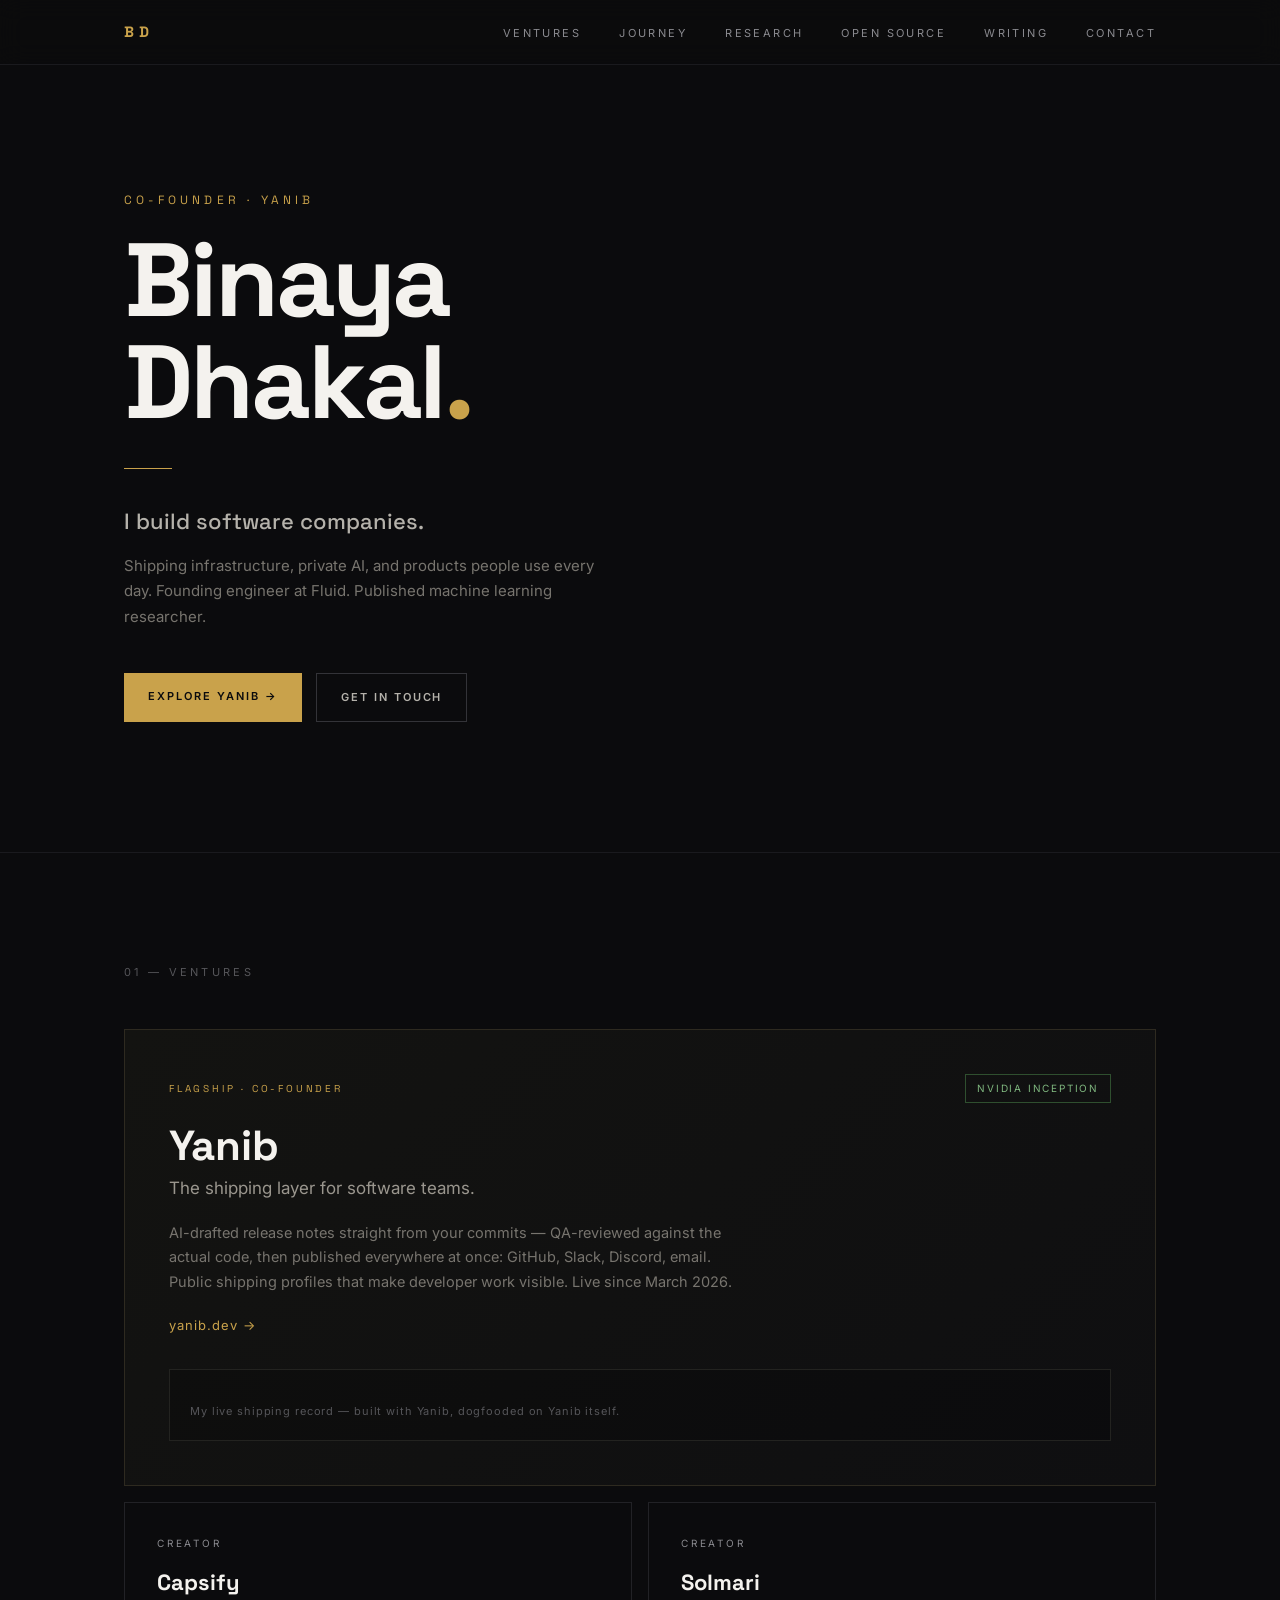
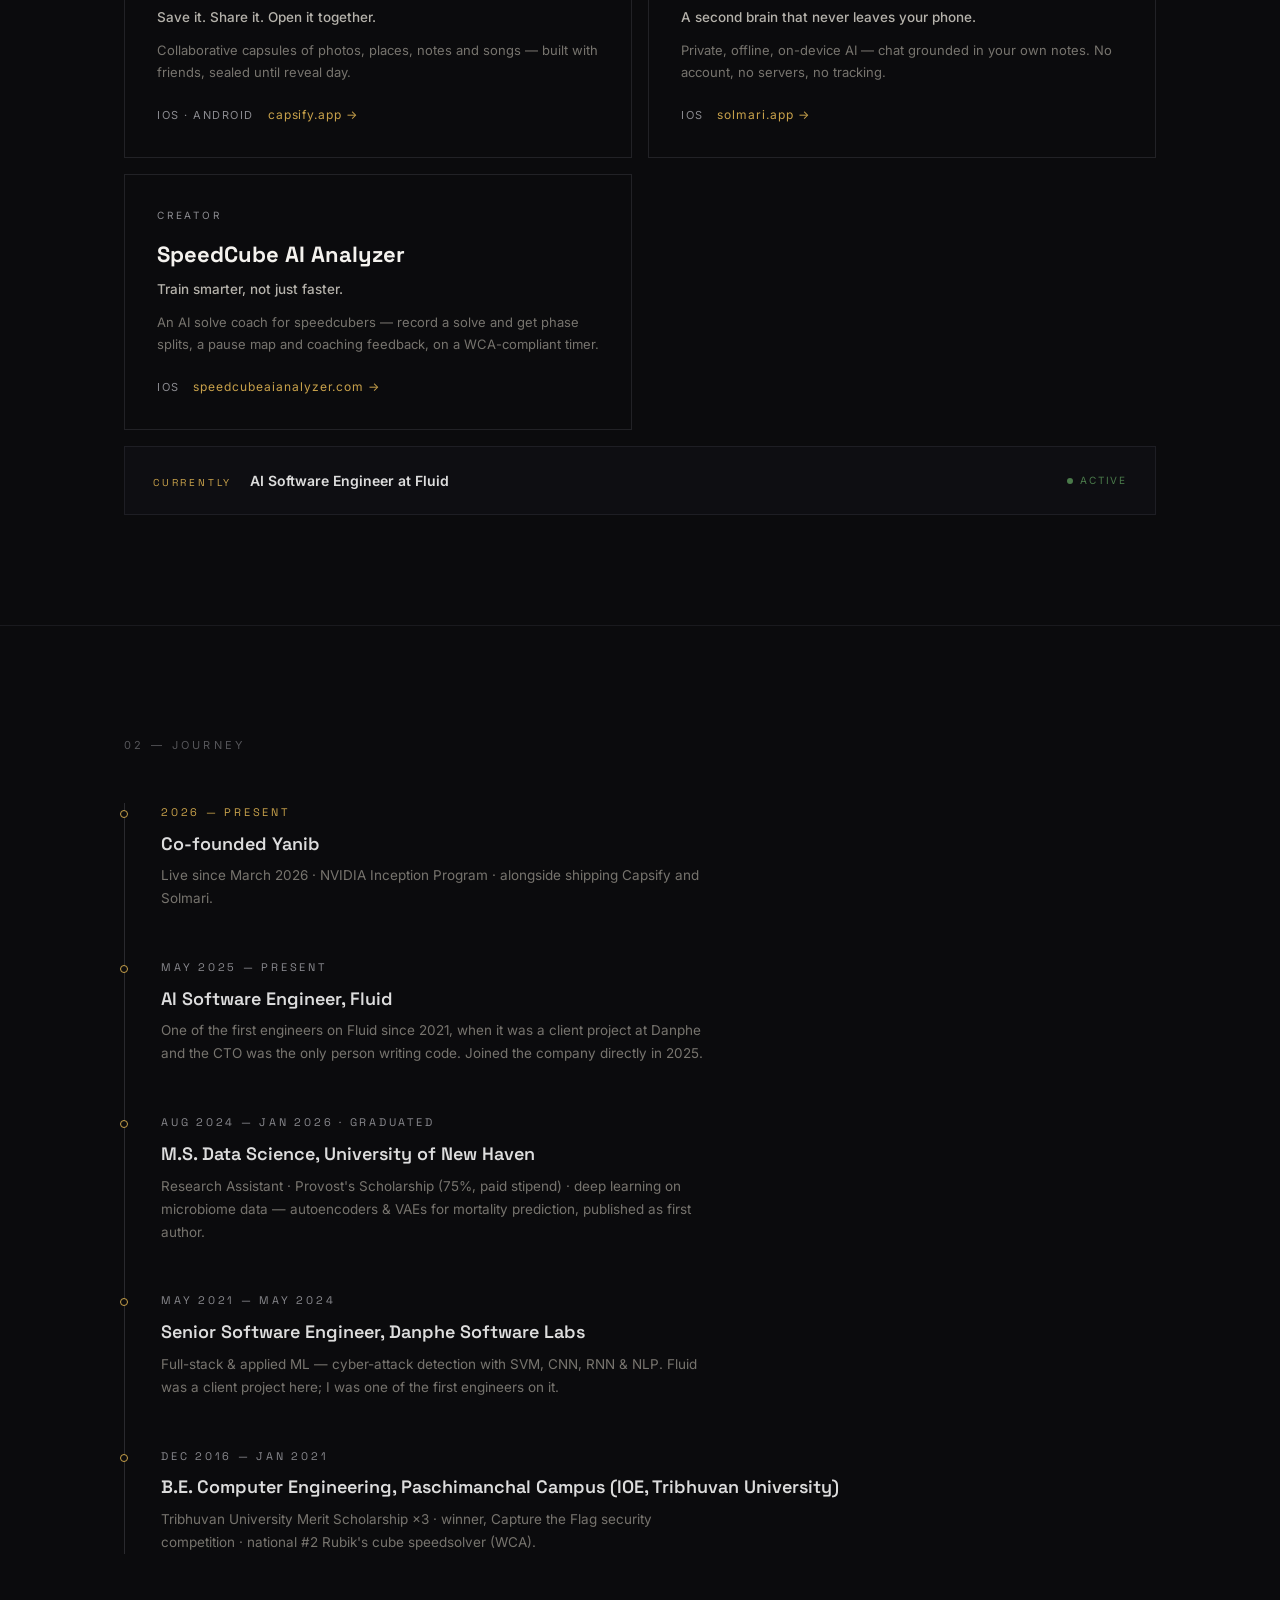
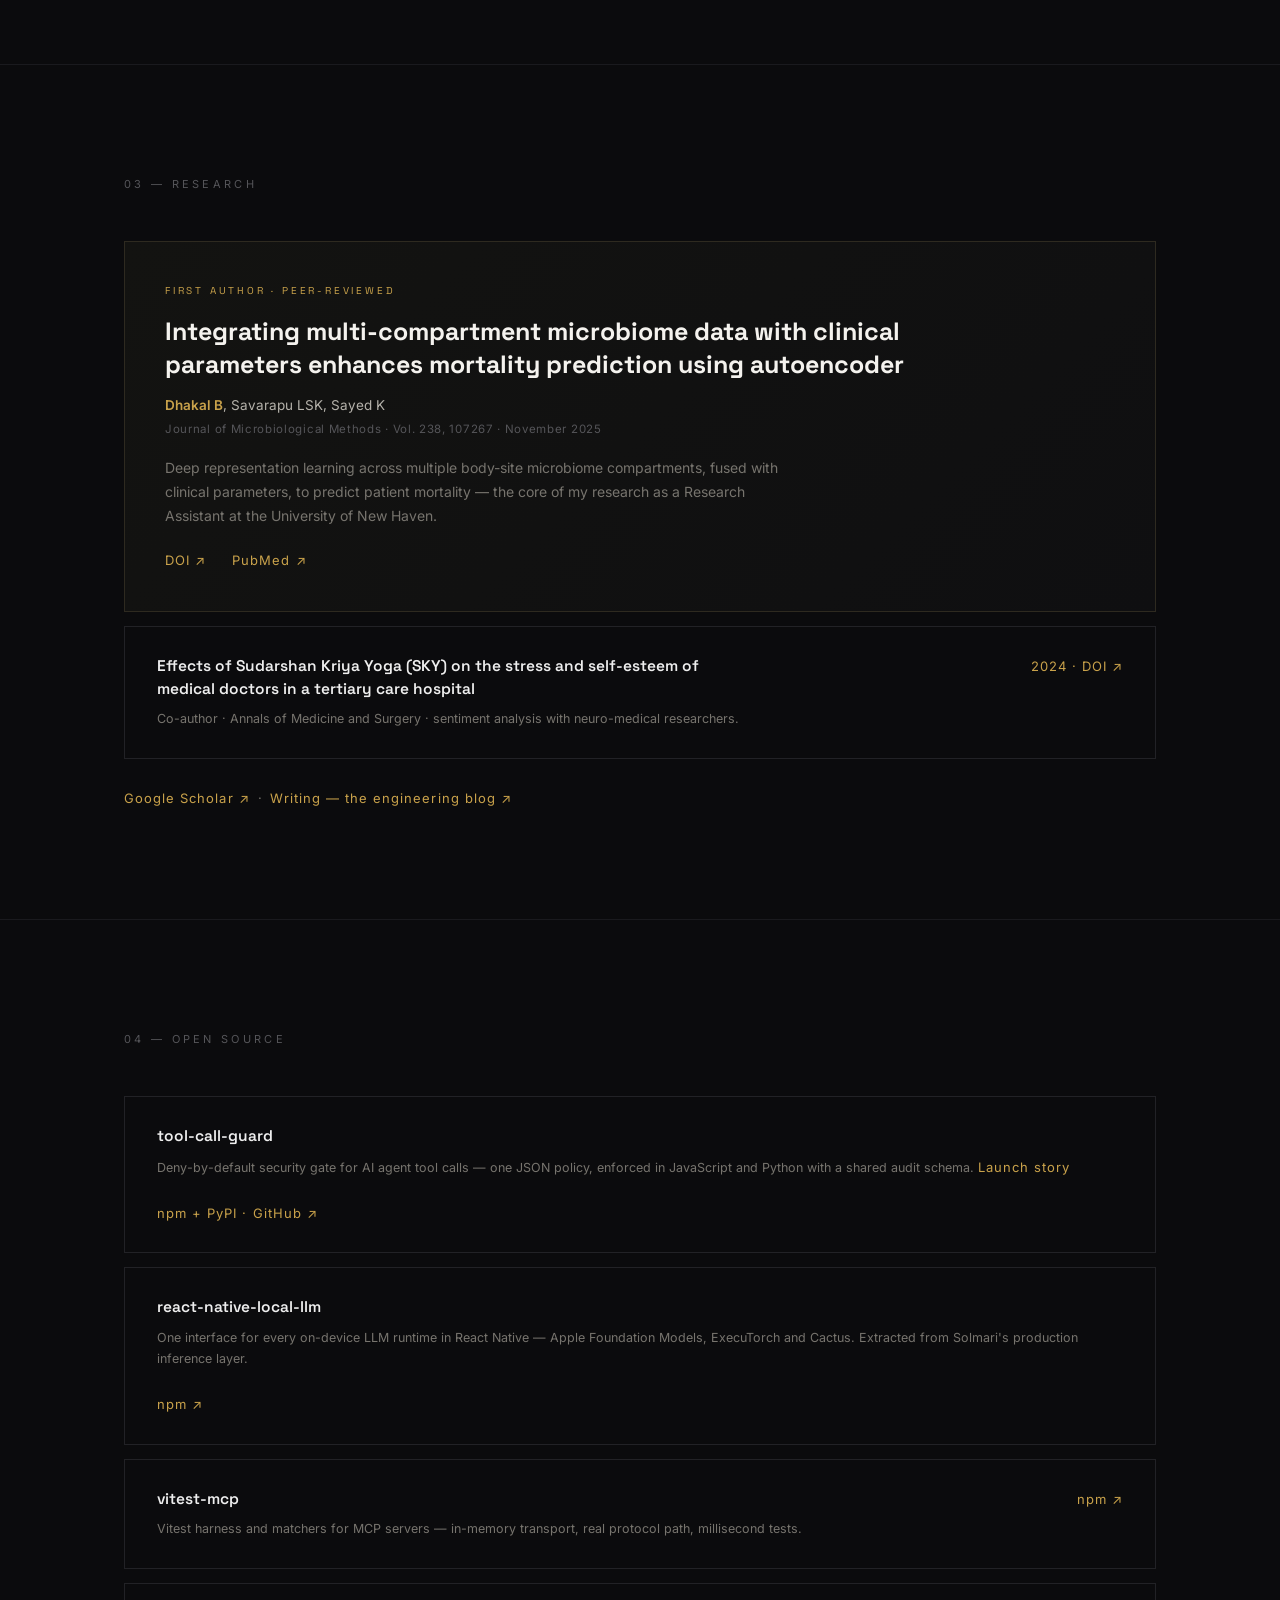
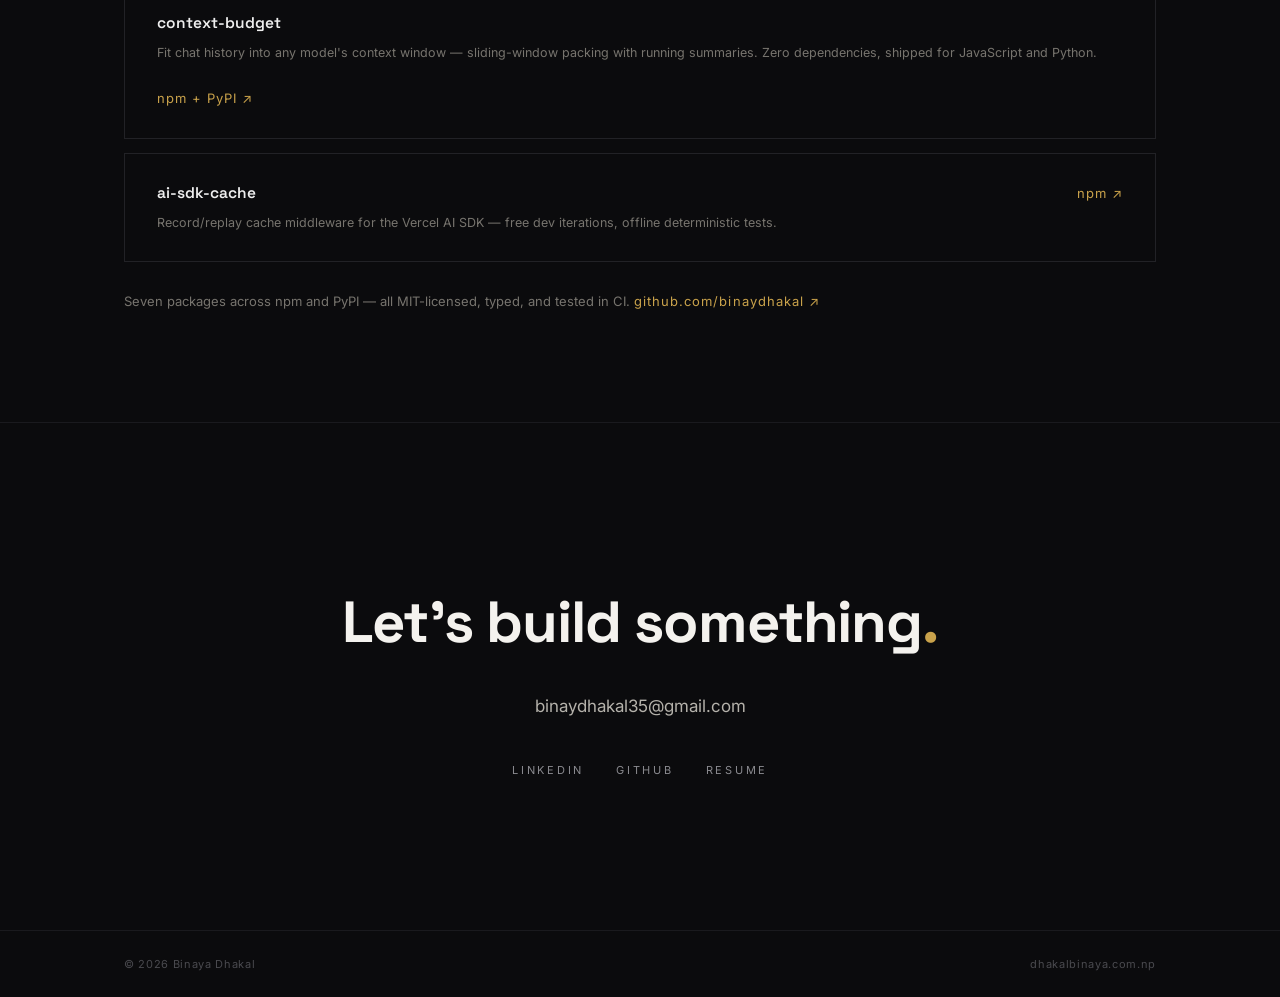
<file: index.html>
<!doctype html>
<html lang="en">
<head>
	<!-- Google tag (gtag.js) -->
	<script async src="https://www.googletagmanager.com/gtag/js?id=G-X3T2V9K1VE"></script>
	<script>
		window.dataLayer = window.dataLayer || [];
		function gtag(){dataLayer.push(arguments);}
		gtag('js', new Date());
		gtag('config', 'G-X3T2V9K1VE');
	</script>
	<script src="https://www.yanib.dev/sdk.js" defer></script>

	<meta charset="utf-8">
	<meta name="viewport" content="width=device-width, initial-scale=1">

	<title>Binaya Dhakal — AI Software Engineer</title>
	<meta name="description" content="Binaya Dhakal — Co-founder of Yanib, creator of Capsify and Solmari, founding engineer at Fluid. Building shipping infrastructure, private AI, and products people use every day.">
	<meta name="author" content="Binaya Dhakal">
	<meta name="theme-color" content="#0b0b0d">
	<link rel="canonical" href="https://www.dhakalbinaya.com.np/">

	<meta property="og:type" content="profile">
	<meta property="og:site_name" content="Binaya Dhakal">
	<meta property="og:title" content="Binaya Dhakal — Co-founder of Yanib">
	<meta property="og:description" content="I build software companies. Yanib, Capsify, Solmari, Fluid — and published machine learning research.">
	<meta property="og:url" content="https://www.dhakalbinaya.com.np/">
	<meta property="og:image" content="https://www.dhakalbinaya.com.np/assets/images/og/og-cover.png">
	<meta property="og:image:width" content="1200">
	<meta property="og:image:height" content="630">
	<meta property="og:image:alt" content="Binaya Dhakal — Co-founder of Yanib. I build software companies.">
	<meta property="profile:first_name" content="Binaya">
	<meta property="profile:last_name" content="Dhakal">
	<meta name="twitter:card" content="summary_large_image">
	<meta name="twitter:title" content="Binaya Dhakal — Co-founder of Yanib">
	<meta name="twitter:description" content="I build software companies. Yanib, Capsify, Solmari, Fluid — and published machine learning research.">
	<meta name="twitter:image" content="https://www.dhakalbinaya.com.np/assets/images/og/og-cover.png">

	<link rel="icon" type="image/png" sizes="32x32" href="assets/logo/favicon.png">
	<link rel="icon" type="image/png" sizes="512x512" href="assets/logo/favicon-512.png">
	<link rel="apple-touch-icon" sizes="180x180" href="assets/logo/apple-touch-icon.png">

	<script type="application/ld+json">
	{
		"@context": "https://schema.org",
		"@type": "Person",
		"name": "Binaya Dhakal",
		"url": "https://www.dhakalbinaya.com.np/",
		"image": "https://www.dhakalbinaya.com.np/assets/images/og/og-cover.png",
		"jobTitle": ["Co-founder", "AI Software Engineer"],
		"description": "Co-founder of Yanib, creator of Capsify and Solmari, AI Software Engineer at Fluid, published machine learning researcher.",
		"email": "mailto:binaydhakal35@gmail.com",
		"worksFor": [
			{
				"@type": "Organization",
				"name": "Yanib",
				"url": "https://www.yanib.dev"
			},
			{
				"@type": "Organization",
				"name": "Fluid Commerce",
				"url": "https://www.fluid.app"
			}
		],
		"alumniOf": {
			"@type": "CollegeOrUniversity",
			"name": "University of New Haven"
		},
		"knowsAbout": [
			"Machine Learning",
			"Microbiome Data Analysis",
			"Deep Learning",
			"Software Engineering",
			"Autoencoders"
		],
		"sameAs": [
			"https://github.com/binaydhakal",
			"https://www.linkedin.com/in/dhakalbinay/",
			"https://scholar.google.com/citations?user=4LWoepUAAAAJ",
			"https://www.yanib.dev",
			"https://www.capsify.app",
			"https://www.solmari.app",
			"https://www.speedcubeaianalyzer.com"
		]
	}
	</script>

	<link rel="preconnect" href="https://fonts.googleapis.com">
	<link rel="preconnect" href="https://fonts.gstatic.com" crossorigin>
	<link href="https://fonts.googleapis.com/css2?family=Inter:wght@400;500;600&family=Space+Grotesk:wght@500;700&display=swap" rel="stylesheet">

	<link rel="stylesheet" href="assets/css/site.css">
	<script>document.documentElement.classList.add('js');</script>
	<script src="assets/js/site.js" defer></script>
</head>

<body>
	<header class="nav">
		<div class="container nav-inner">
			<a class="monogram" href="#top">BD</a>
			<button class="nav-toggle" aria-label="Toggle menu" aria-expanded="false">MENU</button>
			<nav aria-label="Main">
				<ul class="nav-links">
					<li><a href="#ventures">Ventures</a></li>
					<li><a href="#journey">Journey</a></li>
					<li><a href="#research">Research</a></li>
					<li><a href="#opensource">Open Source</a></li>
					<li><a href="/blog/">Writing</a></li>
					<li><a href="#contact">Contact</a></li>
				</ul>
			</nav>
		</div>
	</header>

	<main id="top">
		<!-- ===== hero ===== -->
		<section class="hero">
			<div class="container">
				<p class="eyebrow" data-reveal>Co-founder · Yanib</p>
				<h1 data-reveal>Binaya<br>Dhakal<span class="accent">.</span></h1>
				<hr class="gold-rule" data-reveal>
				<p class="thesis" data-reveal>I build software companies.</p>
				<p class="hero-sub" data-reveal>Shipping infrastructure, private AI, and products people use every day. Founding engineer at Fluid. Published machine learning researcher.</p>
				<div class="cta-row" data-reveal>
					<a class="btn btn-solid" href="https://www.yanib.dev" target="_blank" rel="noopener">Explore Yanib <span aria-hidden="true">→</span></a>
					<a class="btn btn-ghost" href="#contact">Get in touch</a>
				</div>
			</div>
		</section>

		<!-- ===== 01 ventures ===== -->
		<section id="ventures" class="section">
			<div class="container">
				<h2 class="section-label" data-reveal>01 — Ventures</h2>

				<article class="flagship" data-reveal>
					<div class="flagship-top">
						<p class="flagship-role">Flagship · Co-founder</p>
						<p class="badge">NVIDIA Inception</p>
					</div>
					<h3>Yanib</h3>
					<p class="tagline">The shipping layer for software teams.</p>
					<p class="desc">AI-drafted release notes straight from your commits — QA-reviewed against the actual code, then published everywhere at once: GitHub, Slack, Discord, email. Public shipping profiles that make developer work visible. Live since March 2026.</p>
					<p><a class="link-gold" href="https://www.yanib.dev" target="_blank" rel="noopener">yanib.dev <span aria-hidden="true">→</span></a></p>
					<div class="widget-frame">
						<yanib-portfolio user="binaydhakal" theme="dark" limit="3"></yanib-portfolio>
						<p class="widget-caption">My live shipping record — built with Yanib, dogfooded on Yanib itself.</p>
					</div>
				</article>

				<div class="venture-grid">
					<article class="venture-card" data-reveal>
						<p class="card-role">Creator</p>
						<h4>Capsify</h4>
						<p class="card-tagline">Save it. Share it. Open it together.</p>
						<p class="card-desc">Collaborative capsules of photos, places, notes and songs — built with friends, sealed until reveal day.</p>
						<p class="platforms">iOS · Android &nbsp;&nbsp;<a class="link-gold" href="https://www.capsify.app" target="_blank" rel="noopener">capsify.app <span aria-hidden="true">→</span></a></p>
					</article>
					<article class="venture-card" data-reveal>
						<p class="card-role">Creator</p>
						<h4>Solmari</h4>
						<p class="card-tagline">A second brain that never leaves your phone.</p>
						<p class="card-desc">Private, offline, on-device AI — chat grounded in your own notes. No account, no servers, no tracking.</p>
						<p class="platforms">iOS &nbsp;&nbsp;<a class="link-gold" href="https://www.solmari.app" target="_blank" rel="noopener">solmari.app <span aria-hidden="true">→</span></a></p>
					</article>
					<article class="venture-card" data-reveal>
						<p class="card-role">Creator</p>
						<h4>SpeedCube AI Analyzer</h4>
						<p class="card-tagline">Train smarter, not just faster.</p>
						<p class="card-desc">An AI solve coach for speedcubers — record a solve and get phase splits, a pause map and coaching feedback, on a WCA-compliant timer.</p>
						<p class="platforms">iOS &nbsp;&nbsp;<a class="link-gold" href="https://www.speedcubeaianalyzer.com" target="_blank" rel="noopener">speedcubeaianalyzer.com <span aria-hidden="true">→</span></a></p>
					</article>
				</div>

				<a class="current" href="https://www.fluid.app" target="_blank" rel="noopener" data-reveal>
					<span class="current-left">
						<span class="current-label">Currently</span>
						<span class="current-role">AI Software Engineer at Fluid</span>
					</span>
					<span class="pulse"><span class="pulse-dot" aria-hidden="true"></span> Active</span>
				</a>
			</div>
		</section>

		<!-- ===== 02 journey ===== -->
		<section id="journey" class="section">
			<div class="container">
				<h2 class="section-label" data-reveal>02 — Journey</h2>
				<ol class="timeline">
					<li data-reveal>
						<p class="t-date now">2026 — Present</p>
						<h3>Co-founded Yanib</h3>
						<p>Live since March 2026 · NVIDIA Inception Program · alongside shipping Capsify and Solmari.</p>
					</li>
					<li data-reveal>
						<p class="t-date">May 2025 — Present</p>
						<h3>AI Software Engineer, Fluid</h3>
						<p>One of the first engineers on Fluid since 2021, when it was a client project at Danphe and the CTO was the only person writing code. Joined the company directly in 2025.</p>
					</li>
					<li data-reveal>
						<p class="t-date">Aug 2024 — Jan 2026 · Graduated</p>
						<h3>M.S. Data Science, University of New Haven</h3>
						<p>Research Assistant · Provost's Scholarship (75%, paid stipend) · deep learning on microbiome data — autoencoders &amp; VAEs for mortality prediction, published as first author.</p>
					</li>
					<li data-reveal>
						<p class="t-date">May 2021 — May 2024</p>
						<h3>Senior Software Engineer, Danphe Software Labs</h3>
						<p>Full-stack &amp; applied ML — cyber-attack detection with SVM, CNN, RNN &amp; NLP. Fluid was a client project here; I was one of the first engineers on it.</p>
					</li>
					<li data-reveal>
						<p class="t-date">Dec 2016 — Jan 2021</p>
						<h3>B.E. Computer Engineering, Paschimanchal Campus (IOE, Tribhuvan University)</h3>
						<p>Tribhuvan University Merit Scholarship ×3 · winner, Capture the Flag security competition · national #2 Rubik's cube speedsolver (WCA).</p>
					</li>
				</ol>
			</div>
		</section>

		<!-- ===== 03 research ===== -->
		<section id="research" class="section">
			<div class="container">
				<h2 class="section-label" data-reveal>03 — Research</h2>

				<article class="pub-featured" data-reveal>
					<p class="pub-badge">First author · Peer-reviewed</p>
					<h3>Integrating multi-compartment microbiome data with clinical parameters enhances mortality prediction using autoencoder</h3>
					<p class="pub-authors"><strong>Dhakal B</strong>, Savarapu LSK, Sayed K</p>
					<p class="pub-venue">Journal of Microbiological Methods · Vol. 238, 107267 · November 2025</p>
					<p class="pub-desc">Deep representation learning across multiple body-site microbiome compartments, fused with clinical parameters, to predict patient mortality — the core of my research as a Research Assistant at the University of New Haven.</p>
					<p class="pub-actions">
						<a class="link-gold" href="https://doi.org/10.1016/j.mimet.2025.107267" target="_blank" rel="noopener">DOI <span aria-hidden="true">↗</span></a>
						<a class="link-gold" href="https://pubmed.ncbi.nlm.nih.gov/40972768/" target="_blank" rel="noopener">PubMed <span aria-hidden="true">↗</span></a>
					</p>
				</article>

				<article class="pub-card" data-reveal>
					<div>
						<h3 class="pub-title">Effects of Sudarshan Kriya Yoga (SKY) on the stress and self-esteem of medical doctors in a tertiary care hospital</h3>
						<p class="pub-note">Co-author · Annals of Medicine and Surgery · sentiment analysis with neuro-medical researchers.</p>
					</div>
					<p class="pub-meta"><a class="link-gold" href="https://doi.org/10.1097/MS9.0000000000002289" target="_blank" rel="noopener">2024 · DOI <span aria-hidden="true">↗</span></a></p>
				</article>

				<p class="writing-line" data-reveal>
					<a class="link-gold" href="https://scholar.google.com/citations?user=4LWoepUAAAAJ&amp;hl=en" target="_blank" rel="noopener">Google Scholar <span aria-hidden="true">↗</span></a>
					&nbsp;·&nbsp; <a class="link-gold" href="/blog/">Writing — the engineering blog <span aria-hidden="true">↗</span></a>
				</p>
			</div>
		</section>

		<!-- ===== 04 open source ===== -->
		<section id="opensource" class="section">
			<div class="container">
				<h2 class="section-label" data-reveal>04 — Open Source</h2>

				<article class="pub-card" data-reveal>
					<div>
						<h3 class="pub-title">tool-call-guard</h3>
						<p class="pub-note">Deny-by-default security gate for AI agent tool calls — one JSON policy, enforced in JavaScript and Python with a shared audit schema. <a class="link-gold" href="/blog/tool-call-guard/">Launch story</a></p>
					</div>
					<p class="pub-meta"><a class="link-gold" href="https://github.com/binaydhakal/tool-call-guard" target="_blank" rel="noopener">npm + PyPI · GitHub <span aria-hidden="true">↗</span></a></p>
				</article>

				<article class="pub-card" data-reveal>
					<div>
						<h3 class="pub-title">react-native-local-llm</h3>
						<p class="pub-note">One interface for every on-device LLM runtime in React Native — Apple Foundation Models, ExecuTorch and Cactus. Extracted from Solmari's production inference layer.</p>
					</div>
					<p class="pub-meta"><a class="link-gold" href="https://www.npmjs.com/package/react-native-local-llm" target="_blank" rel="noopener">npm <span aria-hidden="true">↗</span></a></p>
				</article>

				<article class="pub-card" data-reveal>
					<div>
						<h3 class="pub-title">vitest-mcp</h3>
						<p class="pub-note">Vitest harness and matchers for MCP servers — in-memory transport, real protocol path, millisecond tests.</p>
					</div>
					<p class="pub-meta"><a class="link-gold" href="https://www.npmjs.com/package/vitest-mcp" target="_blank" rel="noopener">npm <span aria-hidden="true">↗</span></a></p>
				</article>

				<article class="pub-card" data-reveal>
					<div>
						<h3 class="pub-title">context-budget</h3>
						<p class="pub-note">Fit chat history into any model's context window — sliding-window packing with running summaries. Zero dependencies, shipped for JavaScript and Python.</p>
					</div>
					<p class="pub-meta"><a class="link-gold" href="https://github.com/binaydhakal/context-budget" target="_blank" rel="noopener">npm + PyPI <span aria-hidden="true">↗</span></a></p>
				</article>

				<article class="pub-card" data-reveal>
					<div>
						<h3 class="pub-title">ai-sdk-cache</h3>
						<p class="pub-note">Record/replay cache middleware for the Vercel AI SDK — free dev iterations, offline deterministic tests.</p>
					</div>
					<p class="pub-meta"><a class="link-gold" href="https://www.npmjs.com/package/ai-sdk-cache" target="_blank" rel="noopener">npm <span aria-hidden="true">↗</span></a></p>
				</article>

				<p class="writing-line" data-reveal>
					Seven packages across npm and PyPI — all MIT-licensed, typed, and tested in CI.
					<a class="link-gold" href="https://github.com/binaydhakal" target="_blank" rel="noopener">github.com/binaydhakal <span aria-hidden="true">↗</span></a>
				</p>
			</div>
		</section>

		<!-- ===== contact ===== -->
		<section id="contact" class="section contact">
			<div class="container">
				<h2 data-reveal>Let's build something<span class="accent">.</span></h2>
				<p data-reveal><a class="contact-email" href="mailto:binaydhakal35@gmail.com">binaydhakal35@gmail.com</a></p>
				<ul class="contact-links" data-reveal>
					<li><a href="https://www.linkedin.com/in/dhakalbinay/" target="_blank" rel="noopener">LinkedIn</a></li>
					<li><a href="https://github.com/binaydhakal" target="_blank" rel="noopener">GitHub</a></li>
					<li><a href="assets/download/resume.pdf" download>Resume</a></li>
				</ul>
			</div>
		</section>
	</main>

	<footer class="footer">
		<div class="container footer-inner">
			<span>© 2026 Binaya Dhakal</span>
			<span>dhakalbinaya.com.np</span>
		</div>
	</footer>
</body>
</html>
</file>
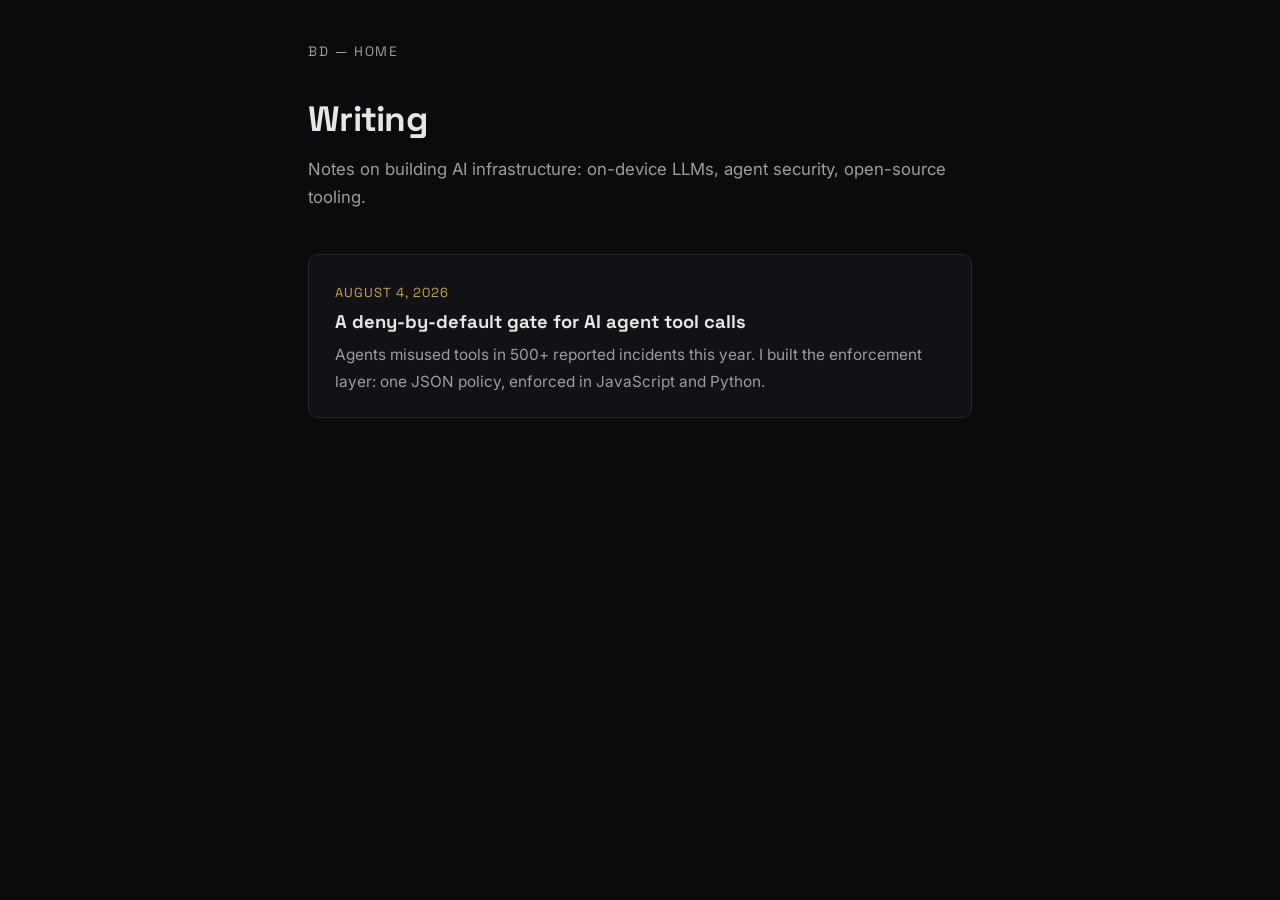
<file: blog/index.html>
<!DOCTYPE html>
<html lang="en">
<head>
	<meta charset="utf-8">
	<meta name="viewport" content="width=device-width, initial-scale=1">
	<title>Writing — Binaya Dhakal</title>
	<meta name="description" content="Notes on building AI infrastructure: on-device LLMs, agent security, and open-source tooling.">
	<link rel="canonical" href="https://www.dhakalbinaya.com.np/blog/">
	<link rel="icon" type="image/png" sizes="32x32" href="/assets/logo/favicon.png">
	<link rel="preconnect" href="https://fonts.googleapis.com">
	<link href="https://fonts.googleapis.com/css2?family=Inter:wght@400;500;600&family=Space+Grotesk:wght@500;700&display=swap" rel="stylesheet">
	<style>
		:root {
			--bg: #0b0b0d; --panel: #121216; --ink: #e8e6e1; --muted: #a09d96;
			--gold: #c9a24b; --line: #26262c;
		}
		* { margin: 0; padding: 0; box-sizing: border-box; }
		body {
			background: var(--bg); color: var(--ink);
			font-family: 'Inter', sans-serif; font-size: 1.05rem; line-height: 1.7;
			-webkit-font-smoothing: antialiased;
		}
		.wrap { max-width: 44rem; margin: 0 auto; padding: 2.5rem 1.25rem 5rem; }
		.crumbs { font-family: 'Space Grotesk', sans-serif; font-size: .85rem; letter-spacing: .12em; text-transform: uppercase; }
		.crumbs a { color: var(--muted); text-decoration: none; }
		.crumbs a:hover { color: var(--gold); }
		h1 {
			font-family: 'Space Grotesk', sans-serif; font-weight: 700;
			font-size: clamp(1.7rem, 4.5vw, 2.2rem); margin: 1.6rem 0 .4rem; letter-spacing: -.02em;
		}
		.sub { color: var(--muted); margin-bottom: 2.6rem; }
		.post {
			display: block; background: var(--panel); border: 1px solid var(--line);
			border-radius: 10px; padding: 1.4rem 1.6rem; text-decoration: none; color: inherit;
			transition: border-color .18s ease;
		}
		.post:hover { border-color: var(--gold); }
		.post h2 { font-family: 'Space Grotesk', sans-serif; font-size: 1.15rem; margin-bottom: .35rem; color: var(--ink); }
		.post p { color: var(--muted); font-size: .96rem; }
		.post .date { color: var(--gold); font-size: .82rem; letter-spacing: .08em; text-transform: uppercase; font-family: 'Space Grotesk', sans-serif; }
	</style>
</head>
<body>
	<div class="wrap">
		<nav class="crumbs"><a href="/">BD — Home</a></nav>
		<h1>Writing</h1>
		<p class="sub">Notes on building AI infrastructure: on-device LLMs, agent security, open-source tooling.</p>

		<a class="post" href="/blog/tool-call-guard/">
			<span class="date">August 4, 2026</span>
			<h2>A deny-by-default gate for AI agent tool calls</h2>
			<p>Agents misused tools in 500+ reported incidents this year. I built the enforcement layer: one JSON policy, enforced in JavaScript and Python.</p>
		</a>
	</div>
</body>
</html>
</file>
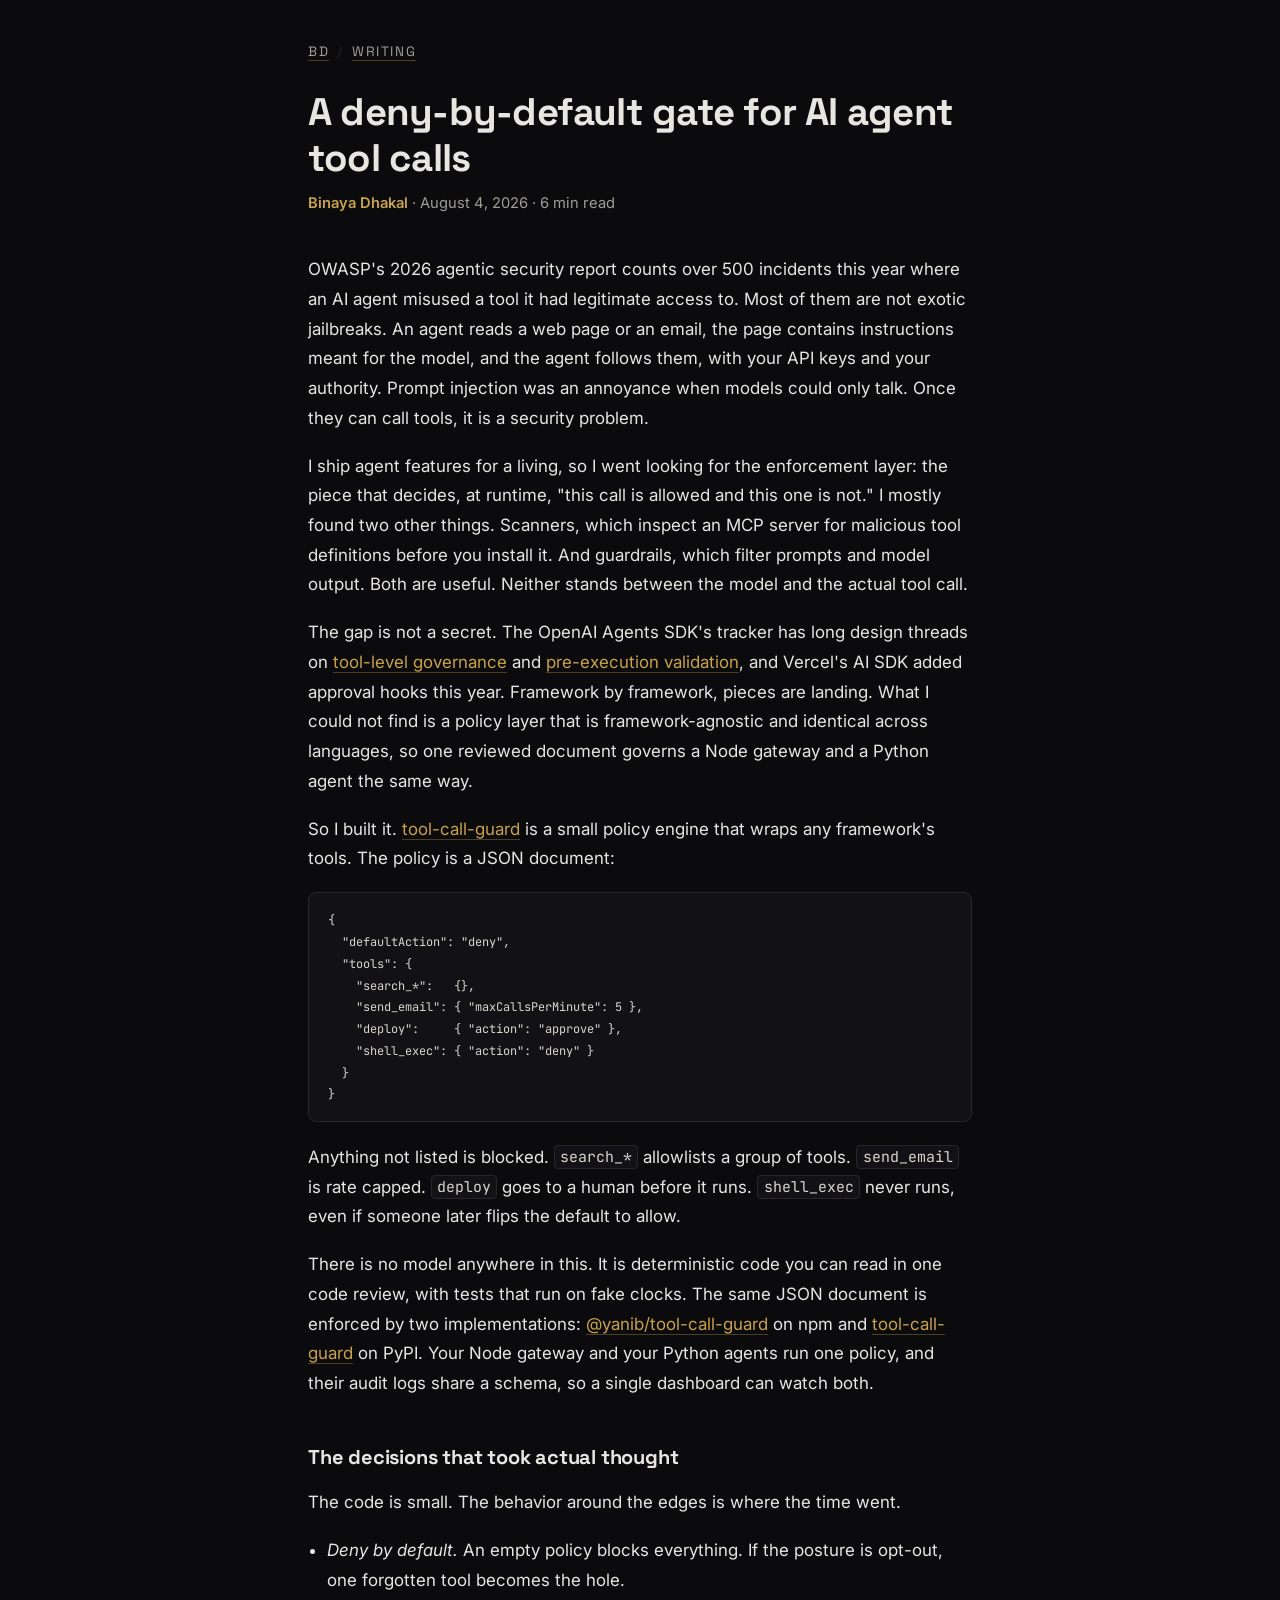
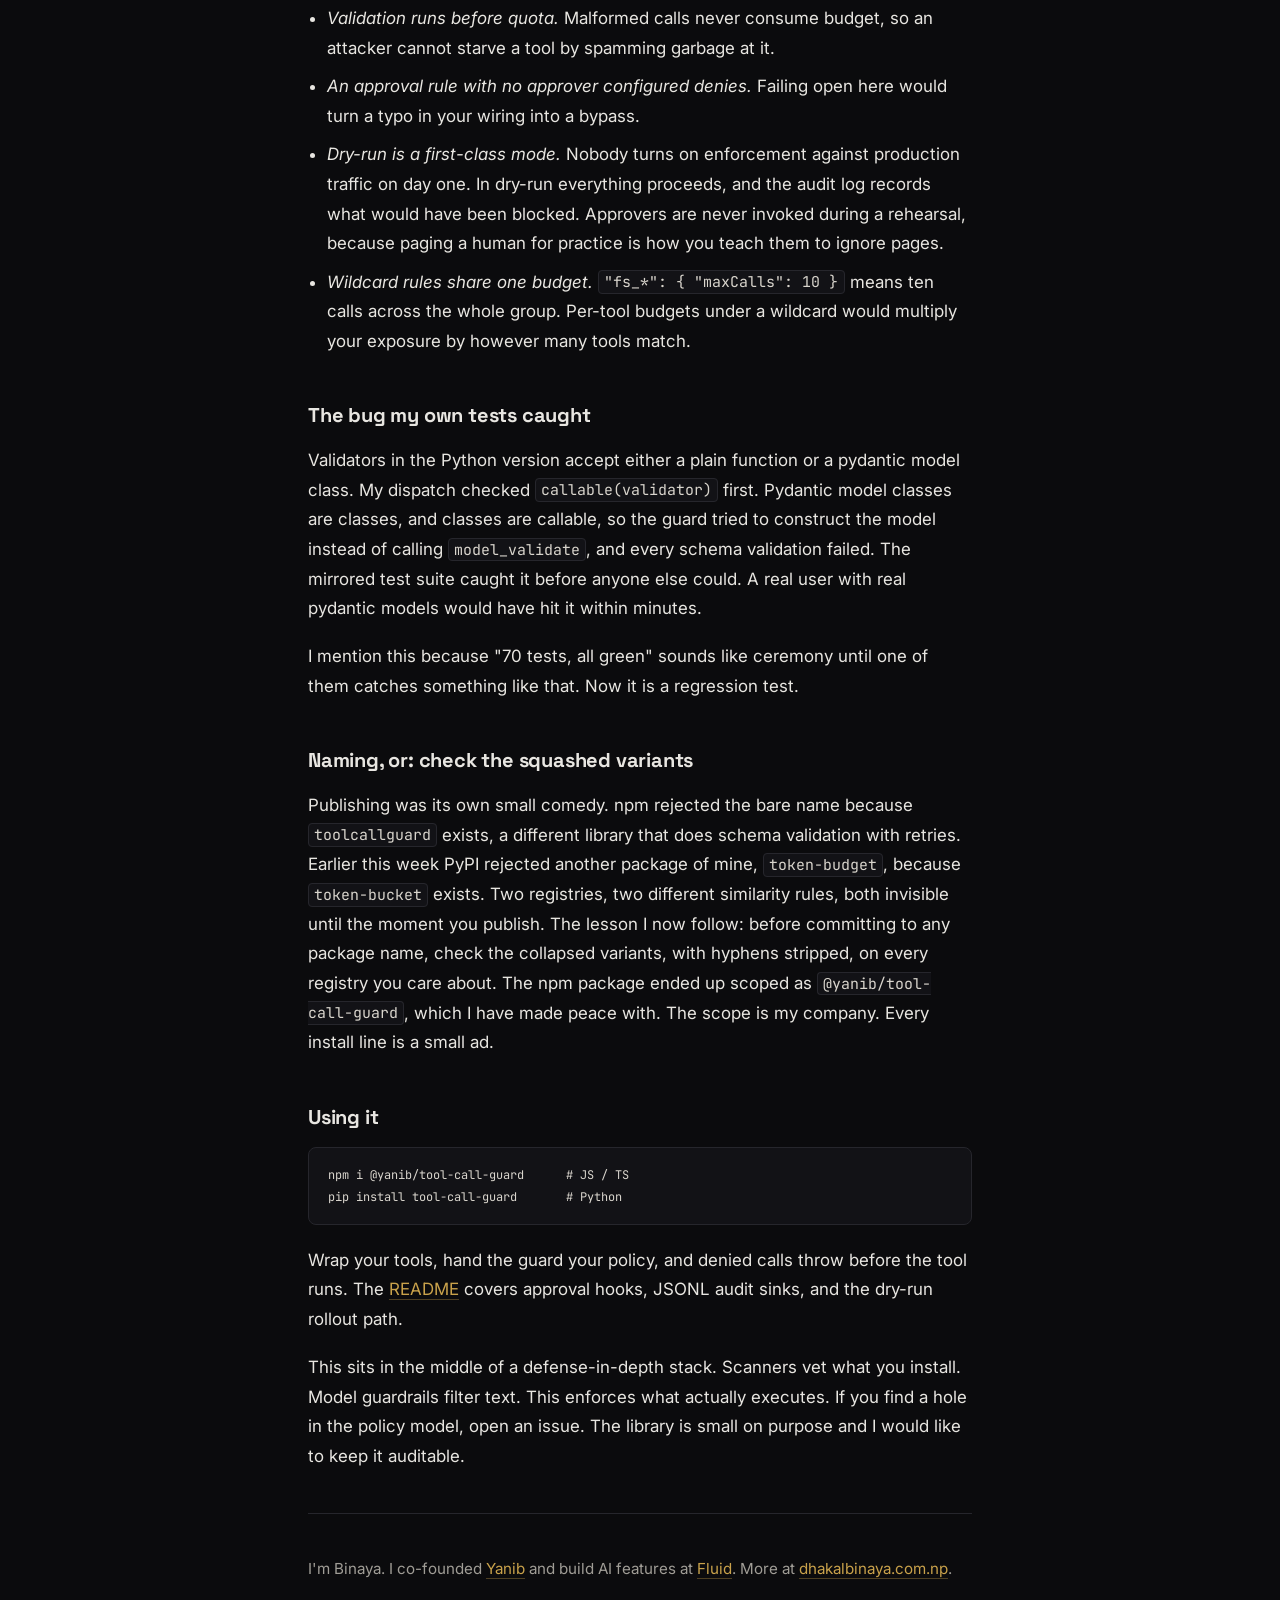
<file: blog/tool-call-guard/index.html>
<!DOCTYPE html>
<html lang="en">
<head>
	<meta charset="utf-8">
	<meta name="viewport" content="width=device-width, initial-scale=1">
	<title>A deny-by-default gate for AI agent tool calls — Binaya Dhakal</title>
	<meta name="description" content="Why I built tool-call-guard: one JSON policy for agent tool calls, enforced in JavaScript and Python. Allowlists, rate caps, approval hooks, audit trail.">
	<link rel="canonical" href="https://www.dhakalbinaya.com.np/blog/tool-call-guard/">
	<meta property="og:title" content="A deny-by-default gate for AI agent tool calls">
	<meta property="og:description" content="One JSON policy for agent tool calls, enforced in JavaScript and Python.">
	<meta property="og:type" content="article">
	<meta property="og:url" content="https://www.dhakalbinaya.com.np/blog/tool-call-guard/">
	<meta property="og:image" content="https://www.dhakalbinaya.com.np/assets/images/og/og-cover.png">
	<link rel="icon" type="image/png" sizes="32x32" href="/assets/logo/favicon.png">
	<link rel="preconnect" href="https://fonts.googleapis.com">
	<link href="https://fonts.googleapis.com/css2?family=Inter:wght@400;500;600&family=Space+Grotesk:wght@500;700&family=JetBrains+Mono:wght@400&display=swap" rel="stylesheet">
	<style>
		:root {
			--bg: #0b0b0d; --panel: #121216; --ink: #e8e6e1; --muted: #a09d96;
			--gold: #c9a24b; --line: #26262c;
		}
		* { margin: 0; padding: 0; box-sizing: border-box; }
		body {
			background: var(--bg); color: var(--ink);
			font-family: 'Inter', sans-serif; font-size: 1.06rem; line-height: 1.75;
			-webkit-font-smoothing: antialiased;
		}
		.wrap { max-width: 44rem; margin: 0 auto; padding: 2.5rem 1.25rem 5rem; }
		.crumbs { font-family: 'Space Grotesk', sans-serif; font-size: .85rem; letter-spacing: .12em; text-transform: uppercase; }
		.crumbs a { color: var(--muted); text-decoration: none; }
		.crumbs a:hover { color: var(--gold); }
		.crumbs span { color: var(--line); margin: 0 .5rem; }
		h1 {
			font-family: 'Space Grotesk', sans-serif; font-weight: 700;
			font-size: clamp(1.7rem, 4.5vw, 2.4rem); line-height: 1.2;
			letter-spacing: -.02em; margin: 1.6rem 0 .6rem;
		}
		.meta { color: var(--muted); font-size: .92rem; margin-bottom: 2.4rem; }
		.meta b { color: var(--gold); font-weight: 600; }
		h2 {
			font-family: 'Space Grotesk', sans-serif; font-weight: 700; font-size: 1.25rem;
			margin: 2.6rem 0 .8rem; letter-spacing: -.01em;
		}
		p { margin-bottom: 1.15rem; }
		a { color: var(--gold); text-decoration: none; border-bottom: 1px solid rgba(201,162,75,.35); }
		a:hover { border-bottom-color: var(--gold); }
		ul { margin: 0 0 1.15rem 1.2rem; }
		li { margin-bottom: .55rem; }
		pre {
			background: var(--panel); border: 1px solid var(--line); border-radius: 8px;
			padding: 1rem 1.2rem; overflow-x: auto; margin: 0 0 1.3rem;
			font-family: 'JetBrains Mono', monospace; font-size: .85rem; line-height: 1.6;
		}
		code { font-family: 'JetBrains Mono', monospace; font-size: .88em; color: #d9d5cd; }
		p code, li code { background: var(--panel); border: 1px solid var(--line); border-radius: 4px; padding: .1em .35em; }
		.rule { border: 0; border-top: 1px solid var(--line); margin: 2.6rem 0; }
		.foot { color: var(--muted); font-size: .95rem; }
	</style>
</head>
<body>
	<div class="wrap">
		<nav class="crumbs"><a href="/">BD</a><span>/</span><a href="/blog/">Writing</a></nav>

		<h1>A deny-by-default gate for AI agent tool calls</h1>
		<p class="meta"><b>Binaya Dhakal</b> · August 4, 2026 · 6 min read</p>

		<p>OWASP's 2026 agentic security report counts over 500 incidents this year where an AI agent misused a tool it had legitimate access to. Most of them are not exotic jailbreaks. An agent reads a web page or an email, the page contains instructions meant for the model, and the agent follows them, with your API keys and your authority. Prompt injection was an annoyance when models could only talk. Once they can call tools, it is a security problem.</p>

		<p>I ship agent features for a living, so I went looking for the enforcement layer: the piece that decides, at runtime, "this call is allowed and this one is not." I mostly found two other things. Scanners, which inspect an MCP server for malicious tool definitions before you install it. And guardrails, which filter prompts and model output. Both are useful. Neither stands between the model and the actual tool call.</p>

		<p>The gap is not a secret. The OpenAI Agents SDK's tracker has long design threads on <a href="https://github.com/openai/openai-agents-python/issues/2515">tool-level governance</a> and <a href="https://github.com/openai/openai-agents-python/issues/2970">pre-execution validation</a>, and Vercel's AI SDK added approval hooks this year. Framework by framework, pieces are landing. What I could not find is a policy layer that is framework-agnostic and identical across languages, so one reviewed document governs a Node gateway and a Python agent the same way.</p>

		<p>So I built it. <a href="https://github.com/binaydhakal/tool-call-guard">tool-call-guard</a> is a small policy engine that wraps any framework's tools. The policy is a JSON document:</p>

<pre><code>{
  "defaultAction": "deny",
  "tools": {
    "search_*":   {},
    "send_email": { "maxCallsPerMinute": 5 },
    "deploy":     { "action": "approve" },
    "shell_exec": { "action": "deny" }
  }
}</code></pre>

		<p>Anything not listed is blocked. <code>search_*</code> allowlists a group of tools. <code>send_email</code> is rate capped. <code>deploy</code> goes to a human before it runs. <code>shell_exec</code> never runs, even if someone later flips the default to allow.</p>

		<p>There is no model anywhere in this. It is deterministic code you can read in one code review, with tests that run on fake clocks. The same JSON document is enforced by two implementations: <a href="https://www.npmjs.com/package/@yanib/tool-call-guard">@yanib/tool-call-guard</a> on npm and <a href="https://pypi.org/project/tool-call-guard/">tool-call-guard</a> on PyPI. Your Node gateway and your Python agents run one policy, and their audit logs share a schema, so a single dashboard can watch both.</p>

		<h2>The decisions that took actual thought</h2>

		<p>The code is small. The behavior around the edges is where the time went.</p>

		<ul>
			<li><em>Deny by default.</em> An empty policy blocks everything. If the posture is opt-out, one forgotten tool becomes the hole.</li>
			<li><em>Validation runs before quota.</em> Malformed calls never consume budget, so an attacker cannot starve a tool by spamming garbage at it.</li>
			<li><em>An approval rule with no approver configured denies.</em> Failing open here would turn a typo in your wiring into a bypass.</li>
			<li><em>Dry-run is a first-class mode.</em> Nobody turns on enforcement against production traffic on day one. In dry-run everything proceeds, and the audit log records what would have been blocked. Approvers are never invoked during a rehearsal, because paging a human for practice is how you teach them to ignore pages.</li>
			<li><em>Wildcard rules share one budget.</em> <code>"fs_*": { "maxCalls": 10 }</code> means ten calls across the whole group. Per-tool budgets under a wildcard would multiply your exposure by however many tools match.</li>
		</ul>

		<h2>The bug my own tests caught</h2>

		<p>Validators in the Python version accept either a plain function or a pydantic model class. My dispatch checked <code>callable(validator)</code> first. Pydantic model classes are classes, and classes are callable, so the guard tried to construct the model instead of calling <code>model_validate</code>, and every schema validation failed. The mirrored test suite caught it before anyone else could. A real user with real pydantic models would have hit it within minutes.</p>

		<p>I mention this because "70 tests, all green" sounds like ceremony until one of them catches something like that. Now it is a regression test.</p>

		<h2>Naming, or: check the squashed variants</h2>

		<p>Publishing was its own small comedy. npm rejected the bare name because <code>toolcallguard</code> exists, a different library that does schema validation with retries. Earlier this week PyPI rejected another package of mine, <code>token-budget</code>, because <code>token-bucket</code> exists. Two registries, two different similarity rules, both invisible until the moment you publish. The lesson I now follow: before committing to any package name, check the collapsed variants, with hyphens stripped, on every registry you care about. The npm package ended up scoped as <code>@yanib/tool-call-guard</code>, which I have made peace with. The scope is my company. Every install line is a small ad.</p>

		<h2>Using it</h2>

<pre><code>npm i @yanib/tool-call-guard      # JS / TS
pip install tool-call-guard       # Python</code></pre>

		<p>Wrap your tools, hand the guard your policy, and denied calls throw before the tool runs. The <a href="https://github.com/binaydhakal/tool-call-guard">README</a> covers approval hooks, JSONL audit sinks, and the dry-run rollout path.</p>

		<p>This sits in the middle of a defense-in-depth stack. Scanners vet what you install. Model guardrails filter text. This enforces what actually executes. If you find a hole in the policy model, open an issue. The library is small on purpose and I would like to keep it auditable.</p>

		<hr class="rule">
		<p class="foot">I'm Binaya. I co-founded <a href="https://www.yanib.dev">Yanib</a> and build AI features at <a href="https://www.fluid.app">Fluid</a>. More at <a href="/">dhakalbinaya.com.np</a>.</p>
	</div>
</body>
</html>
</file>
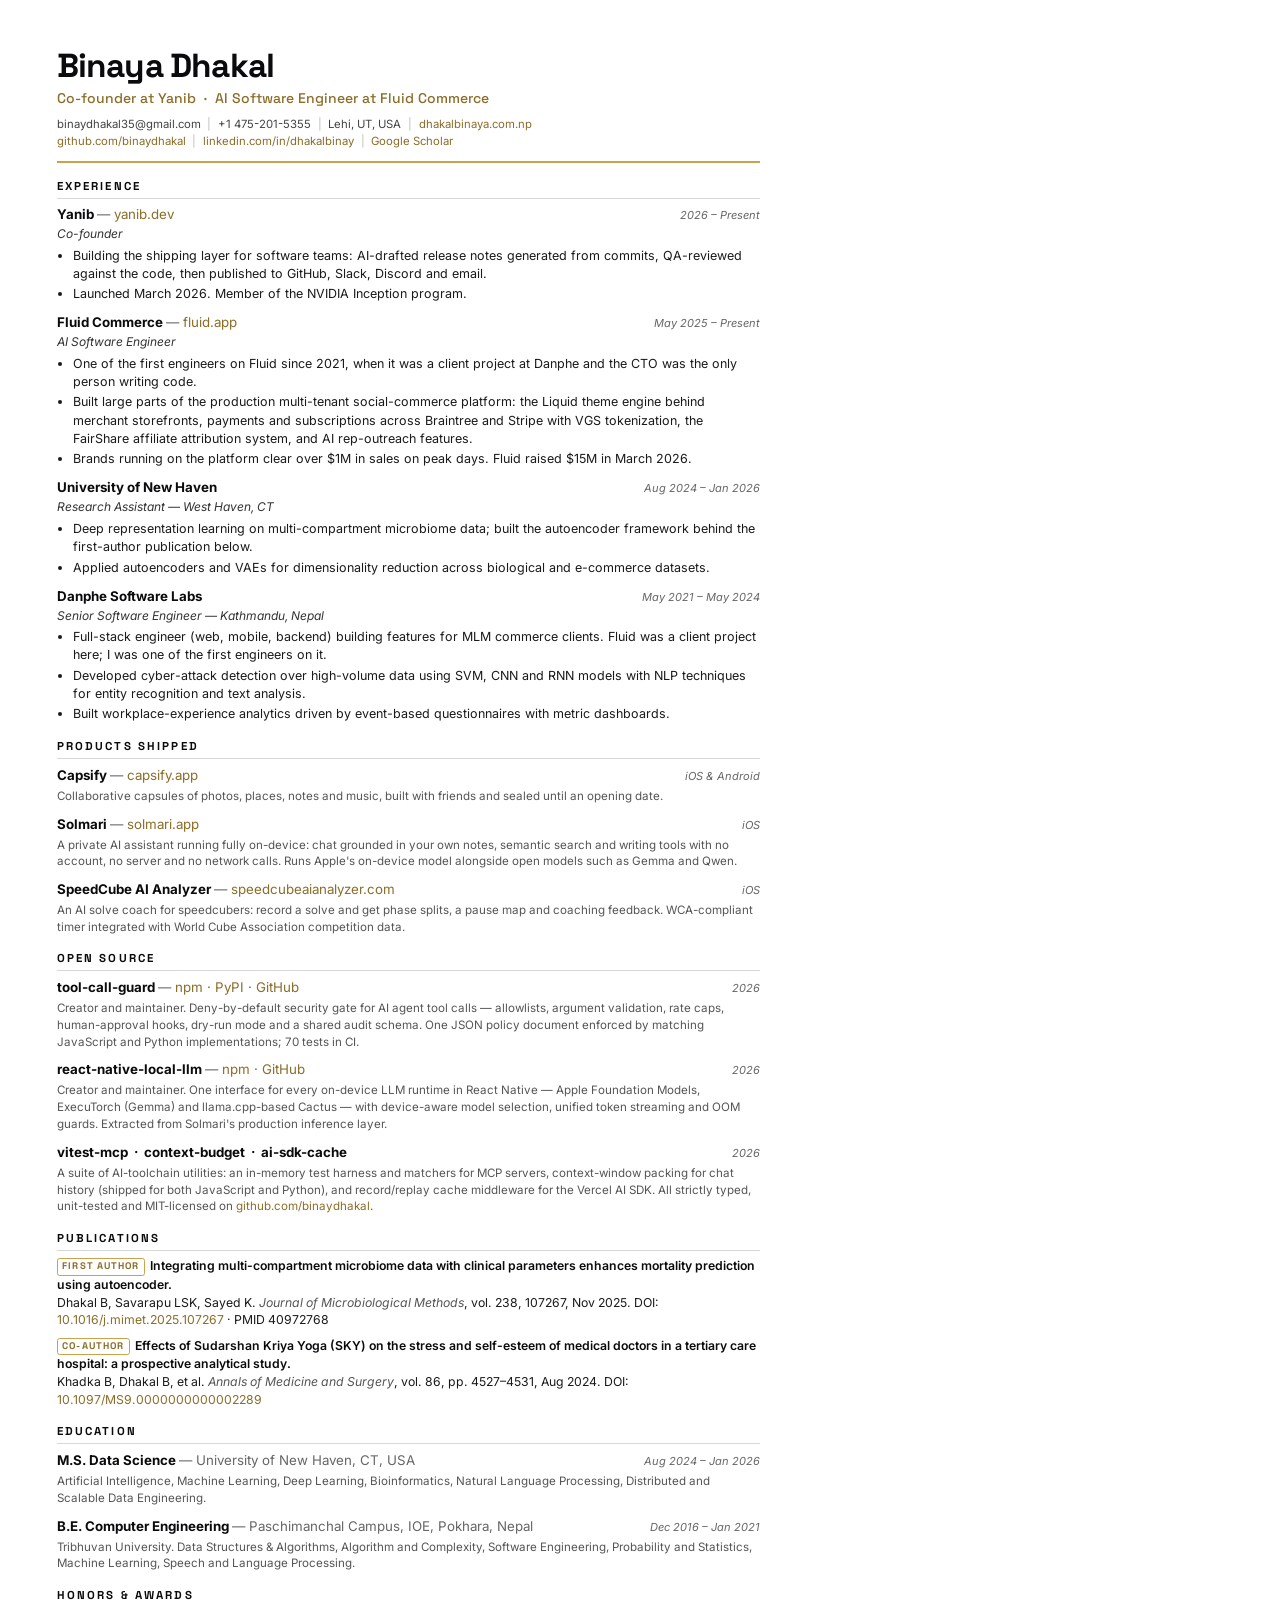
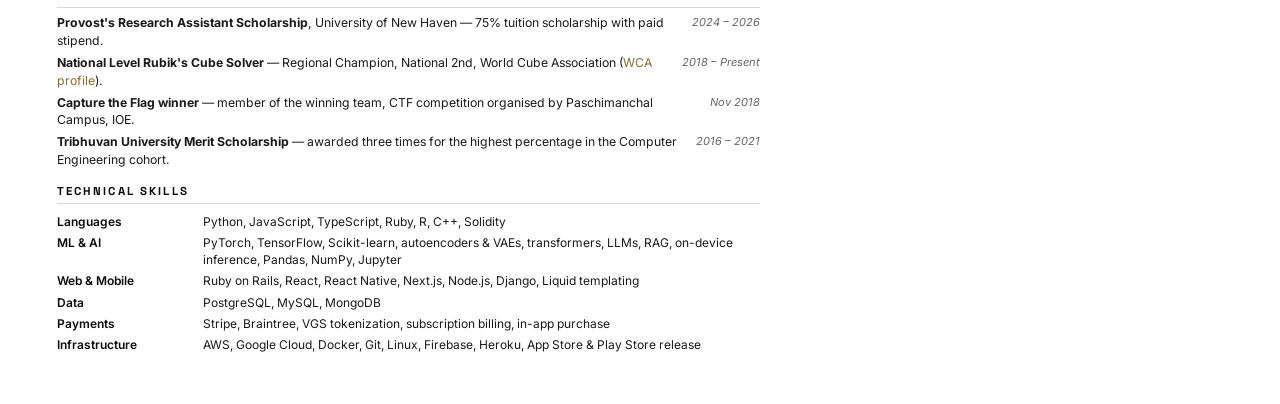
<file: assets/download/cv-source.html>
<!doctype html>
<html>
<head>
<meta charset="utf-8">
<link href="https://fonts.googleapis.com/css2?family=Inter:wght@400;500;600;700&family=Space+Grotesk:wght@500;700&display=swap" rel="stylesheet">
<style>
  @page { size: Letter; margin: 0; }
  * { margin:0; padding:0; box-sizing:border-box; }
  body {
    font-family:'Inter',sans-serif;
    font-size:9.4pt; line-height:1.45; color:#1a1a1a;
    -webkit-font-smoothing:antialiased;
    width:216mm; padding:13mm 15mm;
  }
  a { color:#8a6d28; text-decoration:none; }

  /* header */
  .name {
    font-family:'Space Grotesk',sans-serif; font-weight:700;
    font-size:25pt; letter-spacing:-.6pt; color:#0b0b0d; line-height:1;
  }
  .roles {
    font-family:'Space Grotesk',sans-serif; font-weight:500;
    font-size:10.5pt; color:#8a6d28; margin-top:4pt;
  }
  .contact { font-size:8.5pt; color:#444; margin-top:6pt; }
  .contact span { white-space:nowrap; }
  .sep { color:#bbb; margin:0 5pt; }
  hr.rule { border:0; border-top:1.6pt solid #c9a24b; margin:9pt 0 0; }

  /* sections */
  h2 {
    font-family:'Space Grotesk',sans-serif; font-weight:700;
    font-size:8.6pt; letter-spacing:1.6pt; text-transform:uppercase;
    color:#0b0b0d; margin:11pt 0 5pt;
    border-bottom:.6pt solid #d8d8d8; padding-bottom:2.5pt;
  }
  .item { margin-bottom:7.5pt; }
  .item:last-child { margin-bottom:0; }
  .row { display:flex; justify-content:space-between; align-items:baseline; gap:10pt; }
  .lead { font-weight:700; font-size:10pt; color:#0b0b0d; }
  .org { font-weight:600; }
  .when { font-size:8.3pt; color:#666; white-space:nowrap; font-style:italic; }
  .sub { font-size:9pt; color:#333; font-style:italic; margin-top:.5pt; }
  ul { margin:3pt 0 0 12pt; }
  li { margin-bottom:1.8pt; }
  .note { font-size:8.7pt; color:#555; margin-top:2pt; }

  /* skills + awards compact */
  table.kv { width:100%; border-collapse:collapse; }
  table.kv td { vertical-align:top; padding:1.4pt 0; font-size:9pt; }
  table.kv td.k { width:110pt; font-weight:600; color:#0b0b0d; }
  .award { display:flex; justify-content:space-between; gap:10pt; margin-bottom:3pt; font-size:9.2pt; }
  .pub { margin-bottom:6pt; font-size:9.2pt; break-inside:avoid; page-break-inside:avoid; }
  .item, .award { break-inside:avoid; page-break-inside:avoid; }
  h2 { break-after:avoid; page-break-after:avoid; }
  .pub .t { font-weight:600; color:#0b0b0d; }
  .venue { color:#555; font-style:italic; }
  .tag {
    display:inline-block; font-family:'Space Grotesk',sans-serif; font-weight:700;
    font-size:7.2pt; letter-spacing:.8pt; text-transform:uppercase;
    color:#8a6d28; border:.7pt solid #c9a24b; border-radius:2pt;
    padding:.6pt 3.5pt; margin-right:4pt; vertical-align:1pt;
  }
</style>
</head>
<body>

  <div class="name">Binaya Dhakal</div>
  <div class="roles">Co-founder at Yanib &nbsp;·&nbsp; AI Software Engineer at Fluid Commerce</div>
  <div class="contact">
    <span>binaydhakal35@gmail.com</span><span class="sep">|</span><span>+1 475-201-5355</span><span class="sep">|</span><span>Lehi, UT, USA</span><span class="sep">|</span><span><a href="https://www.dhakalbinaya.com.np">dhakalbinaya.com.np</a></span><br>
    <span><a href="https://github.com/binaydhakal">github.com/binaydhakal</a></span><span class="sep">|</span><span><a href="https://www.linkedin.com/in/dhakalbinay/">linkedin.com/in/dhakalbinay</a></span><span class="sep">|</span><span><a href="https://scholar.google.com/citations?user=4LWoepUAAAAJ">Google Scholar</a></span>
  </div>
  <hr class="rule">

  <h2>Experience</h2>

  <div class="item">
    <div class="row">
      <span class="lead">Yanib <span style="font-weight:400;color:#666">— <a href="https://www.yanib.dev">yanib.dev</a></span></span>
      <span class="when">2026 – Present</span>
    </div>
    <div class="sub">Co-founder</div>
    <ul>
      <li>Building the shipping layer for software teams: AI-drafted release notes generated from commits, QA-reviewed against the code, then published to GitHub, Slack, Discord and email.</li>
      <li>Launched March 2026. Member of the NVIDIA Inception program.</li>
    </ul>
  </div>

  <div class="item">
    <div class="row">
      <span class="lead">Fluid Commerce <span style="font-weight:400;color:#666">— <a href="https://www.fluid.app">fluid.app</a></span></span>
      <span class="when">May 2025 – Present</span>
    </div>
    <div class="sub">AI Software Engineer</div>
    <ul>
      <li>One of the first engineers on Fluid since 2021, when it was a client project at Danphe and the CTO was the only person writing code.</li>
      <li>Built large parts of the production multi-tenant social-commerce platform: the Liquid theme engine behind merchant storefronts, payments and subscriptions across Braintree and Stripe with VGS tokenization, the FairShare affiliate attribution system, and AI rep-outreach features.</li>
      <li>Brands running on the platform clear over $1M in sales on peak days. Fluid raised $15M in March 2026.</li>
    </ul>
  </div>

  <div class="item">
    <div class="row">
      <span class="lead">University of New Haven</span>
      <span class="when">Aug 2024 – Jan 2026</span>
    </div>
    <div class="sub">Research Assistant — West Haven, CT</div>
    <ul>
      <li>Deep representation learning on multi-compartment microbiome data; built the autoencoder framework behind the first-author publication below.</li>
      <li>Applied autoencoders and VAEs for dimensionality reduction across biological and e-commerce datasets.</li>
    </ul>
  </div>

  <div class="item">
    <div class="row">
      <span class="lead">Danphe Software Labs</span>
      <span class="when">May 2021 – May 2024</span>
    </div>
    <div class="sub">Senior Software Engineer — Kathmandu, Nepal</div>
    <ul>
      <li>Full-stack engineer (web, mobile, backend) building features for MLM commerce clients. Fluid was a client project here; I was one of the first engineers on it.</li>
      <li>Developed cyber-attack detection over high-volume data using SVM, CNN and RNN models with NLP techniques for entity recognition and text analysis.</li>
      <li>Built workplace-experience analytics driven by event-based questionnaires with metric dashboards.</li>
    </ul>
  </div>

  <h2>Products Shipped</h2>
  <div class="item">
    <div class="row">
      <span class="lead">Capsify <span style="font-weight:400;color:#666">— <a href="https://www.capsify.app">capsify.app</a></span></span>
      <span class="when">iOS &amp; Android</span>
    </div>
    <div class="note">Collaborative capsules of photos, places, notes and music, built with friends and sealed until an opening date.</div>
  </div>
  <div class="item">
    <div class="row">
      <span class="lead">Solmari <span style="font-weight:400;color:#666">— <a href="https://www.solmari.app">solmari.app</a></span></span>
      <span class="when">iOS</span>
    </div>
    <div class="note">A private AI assistant running fully on-device: chat grounded in your own notes, semantic search and writing tools with no account, no server and no network calls. Runs Apple's on-device model alongside open models such as Gemma and Qwen.</div>
  </div>
  <div class="item">
    <div class="row">
      <span class="lead">SpeedCube AI Analyzer <span style="font-weight:400;color:#666">— <a href="https://www.speedcubeaianalyzer.com">speedcubeaianalyzer.com</a></span></span>
      <span class="when">iOS</span>
    </div>
    <div class="note">An AI solve coach for speedcubers: record a solve and get phase splits, a pause map and coaching feedback. WCA-compliant timer integrated with World Cube Association competition data.</div>
  </div>

  <h2>Open Source</h2>
  <div class="item">
    <div class="row">
      <span class="lead">tool-call-guard <span style="font-weight:400;color:#666">— <a href="https://www.npmjs.com/package/@yanib/tool-call-guard">npm</a> · <a href="https://pypi.org/project/tool-call-guard/">PyPI</a> · <a href="https://github.com/binaydhakal/tool-call-guard">GitHub</a></span></span>
      <span class="when">2026</span>
    </div>
    <div class="note">Creator and maintainer. Deny-by-default security gate for AI agent tool calls — allowlists, argument validation, rate caps, human-approval hooks, dry-run mode and a shared audit schema. One JSON policy document enforced by matching JavaScript and Python implementations; 70 tests in CI.</div>
  </div>
  <div class="item">
    <div class="row">
      <span class="lead">react-native-local-llm <span style="font-weight:400;color:#666">— <a href="https://www.npmjs.com/package/react-native-local-llm">npm</a> · <a href="https://github.com/binaydhakal/react-native-local-llm">GitHub</a></span></span>
      <span class="when">2026</span>
    </div>
    <div class="note">Creator and maintainer. One interface for every on-device LLM runtime in React Native — Apple Foundation Models, ExecuTorch (Gemma) and llama.cpp-based Cactus — with device-aware model selection, unified token streaming and OOM guards. Extracted from Solmari's production inference layer.</div>
  </div>
  <div class="item">
    <div class="row">
      <span class="lead">vitest-mcp &nbsp;·&nbsp; context-budget &nbsp;·&nbsp; ai-sdk-cache</span>
      <span class="when">2026</span>
    </div>
    <div class="note">A suite of AI-toolchain utilities: an in-memory test harness and matchers for MCP servers, context-window packing for chat history (shipped for both JavaScript and Python), and record/replay cache middleware for the Vercel AI SDK. All strictly typed, unit-tested and MIT-licensed on <a href="https://github.com/binaydhakal">github.com/binaydhakal</a>.</div>
  </div>

  <h2>Publications</h2>
  <div class="pub">
    <span class="tag">First author</span><span class="t">Integrating multi-compartment microbiome data with clinical parameters enhances mortality prediction using autoencoder.</span>
    <div>Dhakal B, Savarapu LSK, Sayed K. <span class="venue">Journal of Microbiological Methods</span>, vol. 238, 107267, Nov 2025. DOI: <a href="https://doi.org/10.1016/j.mimet.2025.107267">10.1016/j.mimet.2025.107267</a> · PMID 40972768</div>
  </div>
  <div class="pub">
    <span class="tag">Co-author</span><span class="t">Effects of Sudarshan Kriya Yoga (SKY) on the stress and self-esteem of medical doctors in a tertiary care hospital: a prospective analytical study.</span>
    <div>Khadka B, Dhakal B, et al. <span class="venue">Annals of Medicine and Surgery</span>, vol. 86, pp. 4527–4531, Aug 2024. DOI: <a href="https://doi.org/10.1097/MS9.0000000000002289">10.1097/MS9.0000000000002289</a></div>
  </div>

  <h2>Education</h2>
  <div class="item">
    <div class="row">
      <span class="lead">M.S. Data Science <span style="font-weight:400;color:#666">— University of New Haven, CT, USA</span></span>
      <span class="when">Aug 2024 – Jan 2026</span>
    </div>
    <div class="note">Artificial Intelligence, Machine Learning, Deep Learning, Bioinformatics, Natural Language Processing, Distributed and Scalable Data Engineering.</div>
  </div>
  <div class="item">
    <div class="row">
      <span class="lead">B.E. Computer Engineering <span style="font-weight:400;color:#666">— Paschimanchal Campus, IOE, Pokhara, Nepal</span></span>
      <span class="when">Dec 2016 – Jan 2021</span>
    </div>
    <div class="note">Tribhuvan University. Data Structures &amp; Algorithms, Algorithm and Complexity, Software Engineering, Probability and Statistics, Machine Learning, Speech and Language Processing.</div>
  </div>

  <h2>Honors &amp; Awards</h2>
  <div class="award"><span><strong>Provost's Research Assistant Scholarship</strong>, University of New Haven — 75% tuition scholarship with paid stipend.</span><span class="when">2024 – 2026</span></div>
  <div class="award"><span><strong>National Level Rubik's Cube Solver</strong> — Regional Champion, National 2nd, World Cube Association (<a href="https://www.worldcubeassociation.org/persons/2019DHAK01">WCA profile</a>).</span><span class="when">2018 – Present</span></div>
  <div class="award"><span><strong>Capture the Flag winner</strong> — member of the winning team, CTF competition organised by Paschimanchal Campus, IOE.</span><span class="when">Nov 2018</span></div>
  <div class="award"><span><strong>Tribhuvan University Merit Scholarship</strong> — awarded three times for the highest percentage in the Computer Engineering cohort.</span><span class="when">2016 – 2021</span></div>

  <h2>Technical Skills</h2>
  <table class="kv">
    <tr><td class="k">Languages</td><td>Python, JavaScript, TypeScript, Ruby, R, C++, Solidity</td></tr>
    <tr><td class="k">ML &amp; AI</td><td>PyTorch, TensorFlow, Scikit-learn, autoencoders &amp; VAEs, transformers, LLMs, RAG, on-device inference, Pandas, NumPy, Jupyter</td></tr>
    <tr><td class="k">Web &amp; Mobile</td><td>Ruby on Rails, React, React Native, Next.js, Node.js, Django, Liquid templating</td></tr>
    <tr><td class="k">Data</td><td>PostgreSQL, MySQL, MongoDB</td></tr>
    <tr><td class="k">Payments</td><td>Stripe, Braintree, VGS tokenization, subscription billing, in-app purchase</td></tr>
    <tr><td class="k">Infrastructure</td><td>AWS, Google Cloud, Docker, Git, Linux, Firebase, Heroku, App Store &amp; Play Store release</td></tr>
  </table>

</body>
</html>
</file>
<file: assets/css/site.css>
/* ============================================================
   dhakalbinaya.com.np — "Midnight Executive"
   ============================================================ */

:root {
	--bg: #0b0b0d;
	--panel: #101013;
	--panel-2: #0e0e12;
	--border: #1a1a1e;
	--border-card: #222226;
	--gold: #c9a24b;
	--text-hi: #f4f2ee;
	--text-lead: #b5b2ab;
	--text-body: #77746e;
	--text-label: #555559;
	--font-display: 'Space Grotesk', -apple-system, sans-serif;
	--font-body: 'Inter', -apple-system, sans-serif;
}

*, *::before, *::after { box-sizing: border-box; margin: 0; padding: 0; }

html { scroll-behavior: smooth; scroll-padding-top: 80px; }

body {
	background: var(--bg);
	color: var(--text-body);
	font-family: var(--font-body);
	font-size: 16px;
	line-height: 1.7;
	-webkit-font-smoothing: antialiased;
}

img { max-width: 100%; display: block; }
a { color: inherit; text-decoration: none; }
ul, ol { list-style: none; }

.container { max-width: 1080px; margin: 0 auto; padding: 0 24px; }
.accent { color: var(--gold); }

/* ---------- labels ---------- */
.eyebrow {
	font-family: var(--font-display);
	color: var(--gold);
	font-size: 12px;
	letter-spacing: .35em;
	text-transform: uppercase;
}
.section-label {
	color: var(--text-label);
	font-size: 11px;
	letter-spacing: .3em;
	text-transform: uppercase;
	font-weight: 400;
	margin-bottom: 48px;
}

/* ---------- nav ---------- */
.nav {
	position: fixed;
	top: 0; left: 0; right: 0;
	z-index: 100;
	background: rgba(11, 11, 13, .82);
	-webkit-backdrop-filter: blur(12px);
	backdrop-filter: blur(12px);
	border-bottom: 1px solid var(--border);
}
.nav-inner {
	display: flex;
	justify-content: space-between;
	align-items: center;
	height: 64px;
}
.monogram {
	font-family: var(--font-display);
	font-weight: 700;
	color: var(--gold);
	letter-spacing: .3em;
	font-size: 15px;
}
.nav-links { display: flex; gap: 38px; }
.nav-links a {
	font-size: 11px;
	letter-spacing: .22em;
	text-transform: uppercase;
	color: #8a8a8f;
	transition: color .2s ease;
}
.nav-links a:hover { color: var(--gold); }
.nav-toggle {
	display: none;
	background: none;
	border: 1px solid var(--border-card);
	color: #8a8a8f;
	font-family: var(--font-body);
	font-size: 10px;
	letter-spacing: .22em;
	padding: 7px 12px;
	cursor: pointer;
}

/* ---------- hero ---------- */
.hero { padding: 190px 0 130px; }
.hero h1 {
	font-family: var(--font-display);
	color: var(--text-hi);
	font-size: clamp(56px, 9vw, 104px);
	line-height: .98;
	letter-spacing: -.03em;
	font-weight: 700;
	margin-top: 20px;
}
.gold-rule {
	width: 48px;
	height: 1px;
	background: var(--gold);
	border: 0;
	margin: 34px 0;
}
.thesis {
	font-family: var(--font-display);
	color: var(--text-lead);
	font-size: clamp(18px, 2.4vw, 22px);
	font-weight: 500;
}
.hero-sub { max-width: 470px; margin-top: 12px; font-size: 15px; }
.cta-row { display: flex; gap: 14px; margin-top: 44px; flex-wrap: wrap; }
.btn {
	display: inline-block;
	font-size: 11px;
	font-weight: 600;
	letter-spacing: .18em;
	text-transform: uppercase;
	padding: 14px 24px;
	transition: transform .2s ease, filter .2s ease, border-color .2s ease, color .2s ease;
}
.btn-solid { background: var(--gold); color: #0b0b0d; }
.btn-solid:hover { filter: brightness(1.1); transform: translateY(-2px); }
.btn-ghost { border: 1px solid #333338; color: var(--text-lead); }
.btn-ghost:hover { border-color: var(--gold); color: var(--gold); }

/* ---------- sections ---------- */
.section { padding: 110px 0; border-top: 1px solid var(--border); }

/* ---------- footer ---------- */
.footer { border-top: 1px solid var(--border); padding: 24px 0; }
.footer-inner {
	display: flex;
	justify-content: space-between;
	font-size: 11px;
	color: #4a4a4f;
	letter-spacing: .06em;
}

/* ---------- reveal animation (JS-gated, motion-safe) ---------- */
.js [data-reveal] {
	opacity: 0;
	transform: translateY(18px);
	transition: opacity .7s ease, transform .7s ease;
}
.js [data-reveal].is-visible { opacity: 1; transform: none; }

@media (prefers-reduced-motion: reduce) {
	html { scroll-behavior: auto; }
	.js [data-reveal] { opacity: 1; transform: none; transition: none; }
}

/* ---------- mobile ---------- */
@media (max-width: 720px) {
	.nav-toggle { display: block; }
	.nav-links {
		display: none;
		position: absolute;
		top: 64px; left: 0; right: 0;
		flex-direction: column;
		gap: 22px;
		background: rgba(11, 11, 13, .97);
		border-bottom: 1px solid var(--border);
		padding: 26px 24px;
	}
	.nav.open .nav-links { display: flex; }
	.hero { padding: 150px 0 90px; }
	.section { padding: 80px 0; }
}

/* ---------- ventures: flagship ---------- */
.flagship {
	border: 1px solid #2e2a20;
	background: linear-gradient(135deg, #131311 0%, #0f0f11 100%);
	padding: 44px;
}
.flagship-top {
	display: flex;
	justify-content: space-between;
	align-items: center;
	gap: 16px;
	flex-wrap: wrap;
}
.flagship-role {
	font-family: var(--font-display);
	color: var(--gold);
	font-size: 10px;
	letter-spacing: .28em;
	text-transform: uppercase;
}
.badge {
	border: 1px solid #2f4f2f;
	color: #7fb77f;
	font-size: 10px;
	letter-spacing: .18em;
	text-transform: uppercase;
	padding: 5px 11px;
}
.flagship h3 {
	font-family: var(--font-display);
	color: var(--text-hi);
	font-size: clamp(30px, 4vw, 42px);
	font-weight: 700;
	margin-top: 20px;
	line-height: 1.1;
}
.tagline { color: #9a968e; font-size: 17px; margin-top: 4px; }
.flagship .desc { max-width: 580px; margin-top: 18px; font-size: 14.5px; }
.flagship .link-gold { display: inline-block; margin-top: 20px; }
.link-gold {
	color: var(--gold);
	font-size: 13px;
	letter-spacing: .08em;
}
.link-gold span { display: inline-block; transition: transform .2s ease; }
.link-gold:hover span { transform: translateX(4px); }
.widget-frame {
	margin-top: 30px;
	border: 1px solid #232320;
	padding: 20px;
	background: rgba(0, 0, 0, .25);
	overflow-x: auto;
}
yanib-github-profile { display: block; max-width: 100%; }
.widget-caption {
	margin-top: 12px;
	color: var(--text-label);
	font-size: 11px;
	letter-spacing: .08em;
}

/* ---------- ventures: cards ---------- */
.venture-grid {
	display: grid;
	grid-template-columns: 1fr 1fr;
	gap: 16px;
	margin-top: 16px;
}
.venture-card {
	border: 1px solid var(--border-card);
	padding: 32px;
	display: flex;
	flex-direction: column;
	transition: border-color .25s ease, transform .25s ease;
}
.venture-card:hover { border-color: var(--gold); transform: translateY(-3px); }
.card-role {
	color: #8a8a8f;
	font-size: 10px;
	letter-spacing: .28em;
	text-transform: uppercase;
}
.venture-card h4 {
	font-family: var(--font-display);
	color: var(--text-hi);
	font-size: 22px;
	font-weight: 700;
	margin-top: 12px;
}
.card-tagline { color: var(--text-lead); font-size: 13.5px; margin-top: 4px; font-weight: 500; }
.card-desc { font-size: 13px; margin-top: 10px; }
.platforms {
	margin-top: auto;
	padding-top: 22px;
	color: #8a8a8f;
	font-size: 11px;
	letter-spacing: .14em;
	text-transform: uppercase;
}
.platforms .link-gold { text-transform: none; letter-spacing: .08em; font-size: 12px; }

/* ---------- ventures: current strip ---------- */
.current {
	display: flex;
	justify-content: space-between;
	align-items: center;
	gap: 16px;
	flex-wrap: wrap;
	border: 1px solid #1e1e24;
	background: var(--panel-2);
	padding: 20px 28px;
	margin-top: 16px;
	transition: border-color .25s ease;
}
.current:hover { border-color: var(--gold); }
.current-label {
	font-family: var(--font-display);
	color: var(--gold);
	font-size: 10px;
	letter-spacing: .28em;
	text-transform: uppercase;
	margin-right: 14px;
}
.current-role { color: #ddd; font-size: 14px; font-weight: 600; }
.pulse {
	color: #4a7a4a;
	font-size: 10px;
	letter-spacing: .18em;
	text-transform: uppercase;
	display: inline-flex;
	align-items: center;
	gap: 7px;
}
.pulse-dot {
	width: 6px; height: 6px;
	border-radius: 50%;
	background: #4a7a4a;
	animation: pulse 2s ease-in-out infinite;
}
@keyframes pulse {
	0%, 100% { opacity: 1; }
	50% { opacity: .3; }
}
@media (prefers-reduced-motion: reduce) {
	.pulse-dot { animation: none; }
}
@media (max-width: 720px) {
	.flagship { padding: 30px 24px; }
	.venture-grid { grid-template-columns: 1fr; }
	.current { flex-direction: column; align-items: flex-start; }
}

/* ---------- journey timeline ---------- */
.timeline {
	border-left: 1px solid #2a2a2e;
	padding-left: 36px;
	display: flex;
	flex-direction: column;
	gap: 48px;
}
.timeline li { position: relative; }
.timeline li::before {
	content: "";
	position: absolute;
	left: -41px;
	top: 7px;
	width: 8px;
	height: 8px;
	border-radius: 50%;
	background: var(--bg);
	border: 1px solid var(--gold);
}
.t-date {
	font-family: var(--font-display);
	font-size: 11px;
	letter-spacing: .25em;
	text-transform: uppercase;
	color: #8a8a8f;
}
.t-date.now { color: var(--gold); }
.timeline h3 {
	font-family: var(--font-display);
	color: #ddd;
	font-size: 18px;
	font-weight: 600;
	margin-top: 7px;
}
.timeline li > p:last-child { font-size: 13.5px; margin-top: 5px; max-width: 560px; }

/* ---------- research: featured (first-author) ---------- */
.pub-featured {
	border: 1px solid #2e2a20;
	background: linear-gradient(135deg, #131311 0%, #0f0f11 100%);
	padding: 40px;
	margin-bottom: 14px;
}
.pub-badge {
	font-family: var(--font-display);
	color: var(--gold);
	font-size: 10px;
	letter-spacing: .28em;
	text-transform: uppercase;
}
.pub-featured h3 {
	font-family: var(--font-display);
	color: var(--text-hi);
	font-size: clamp(19px, 2.4vw, 25px);
	font-weight: 700;
	line-height: 1.3;
	margin-top: 16px;
	max-width: 780px;
}
.pub-authors { color: var(--text-lead); font-size: 13.5px; margin-top: 14px; }
.pub-authors strong { color: var(--gold); font-weight: 600; }
.pub-venue {
	color: var(--text-label);
	font-size: 11.5px;
	letter-spacing: .06em;
	margin-top: 3px;
}
.pub-desc { font-size: 14px; margin-top: 16px; max-width: 640px; }
.pub-actions { display: flex; gap: 26px; margin-top: 22px; flex-wrap: wrap; }

/* ---------- research ---------- */
.pub-card {
	border: 1px solid var(--border-card);
	padding: 28px 32px;
	margin-bottom: 14px;
	display: flex;
	justify-content: space-between;
	align-items: flex-start;
	gap: 24px;
	flex-wrap: wrap;
	transition: border-color .25s ease;
}
.pub-card:hover { border-color: var(--gold); }
.pub-title {
	font-family: var(--font-display);
	color: #eee;
	font-size: 15.5px;
	font-weight: 600;
	max-width: 560px;
	line-height: 1.45;
}
.pub-note { font-size: 12.5px; margin-top: 8px; }
.pub-meta { font-size: 12px; white-space: nowrap; }
.pub-status {
	color: #8a8a8f;
	letter-spacing: .18em;
	text-transform: uppercase;
	font-size: 10px;
	padding-top: 4px;
}
.writing-line { margin-top: 28px; font-size: 13px; }
.writing-line span { color: #aaaaa4; }
.writing-line .link-gold span { color: var(--gold); }

@media (max-width: 720px) {
	.pub-card { flex-direction: column; padding: 24px; }
	.pub-featured { padding: 28px 24px; }
	.timeline { padding-left: 28px; }
	.timeline li::before { left: -33px; }
}

/* ---------- contact ---------- */
.contact { text-align: center; padding: 150px 0; }
.contact h2 {
	font-family: var(--font-display);
	color: var(--text-hi);
	font-size: clamp(36px, 6vw, 58px);
	font-weight: 700;
	letter-spacing: -.02em;
}
.contact-email {
	display: inline-block;
	margin-top: 20px;
	color: var(--text-lead);
	font-size: 17px;
	transition: color .2s ease;
}
.contact-email:hover { color: var(--gold); }
.contact-links {
	margin-top: 40px;
	display: flex;
	justify-content: center;
	gap: 32px;
	font-size: 11px;
	letter-spacing: .25em;
	text-transform: uppercase;
}
.contact-links a { color: #8a8a8f; transition: color .2s ease; }
.contact-links a:hover { color: var(--gold); }

@media (max-width: 720px) {
	.contact { padding: 100px 0; }
	.contact-links { gap: 20px; flex-wrap: wrap; }
}
</file>
